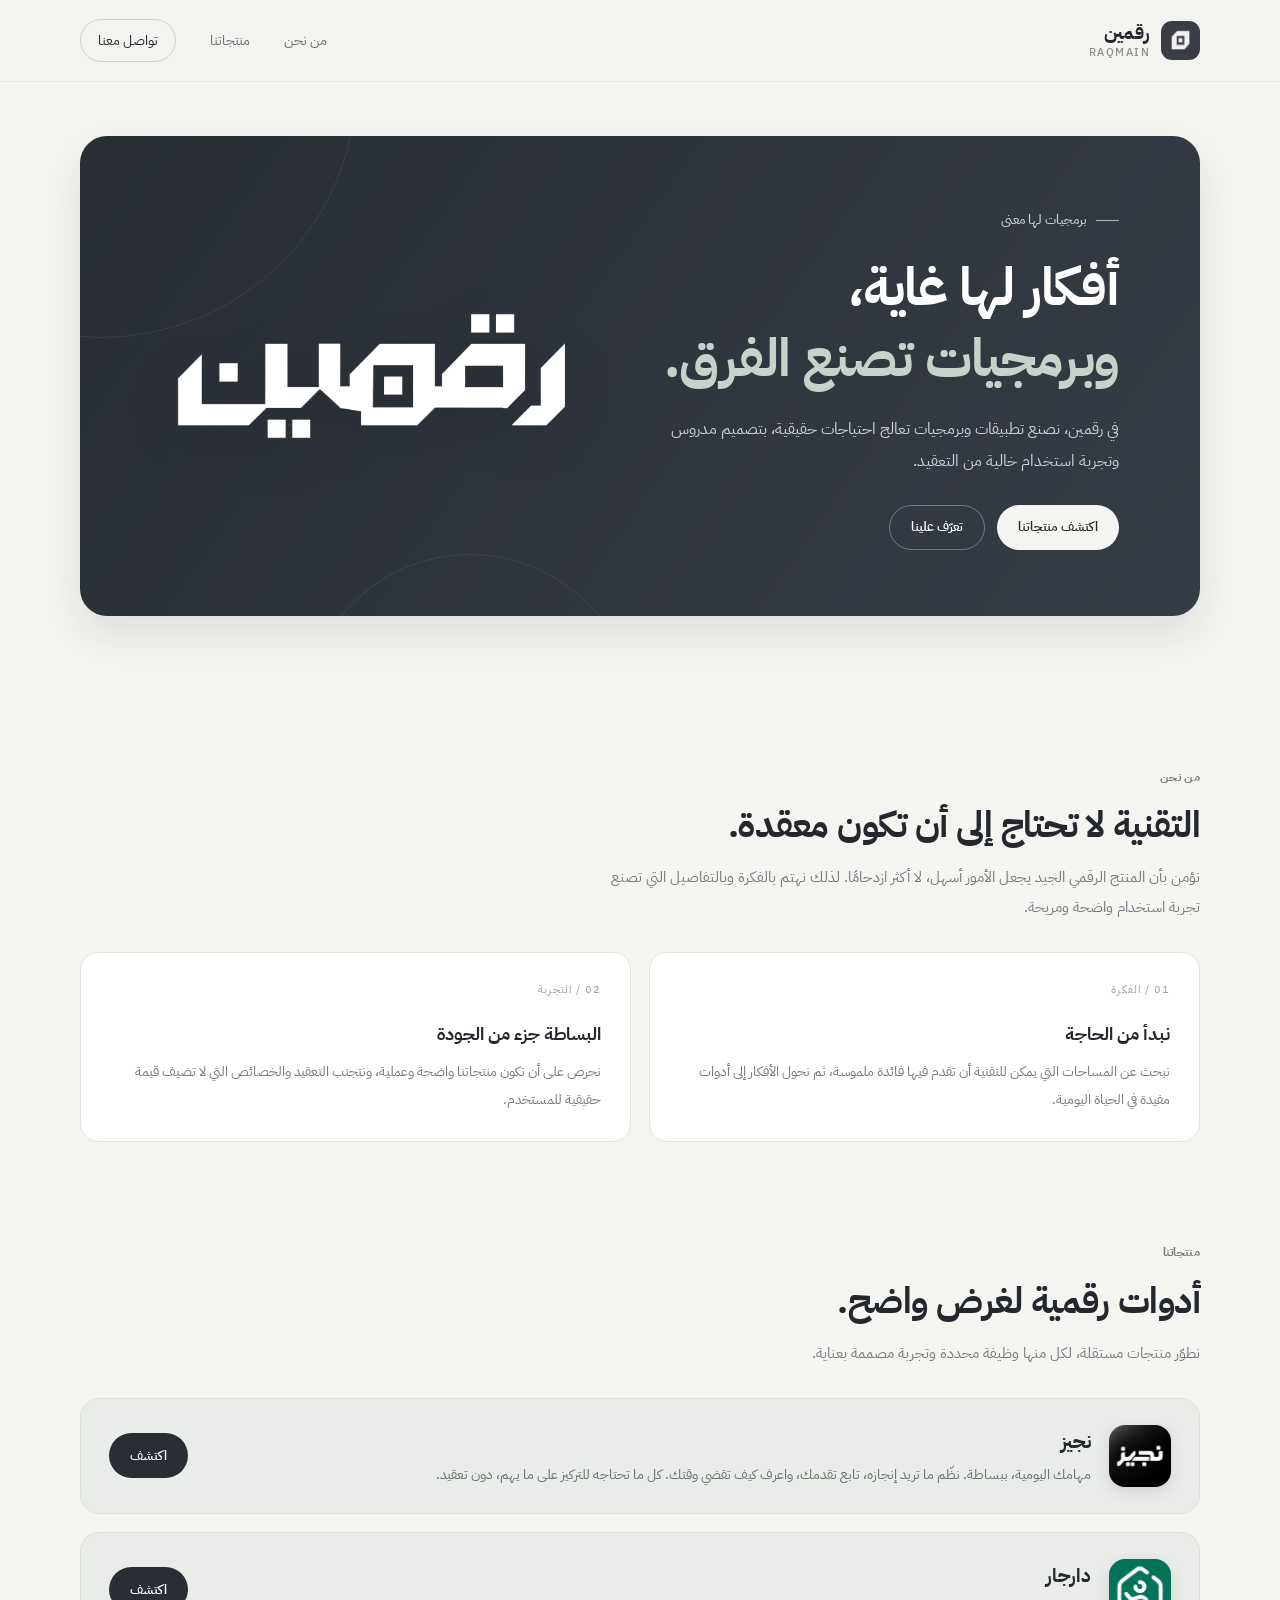
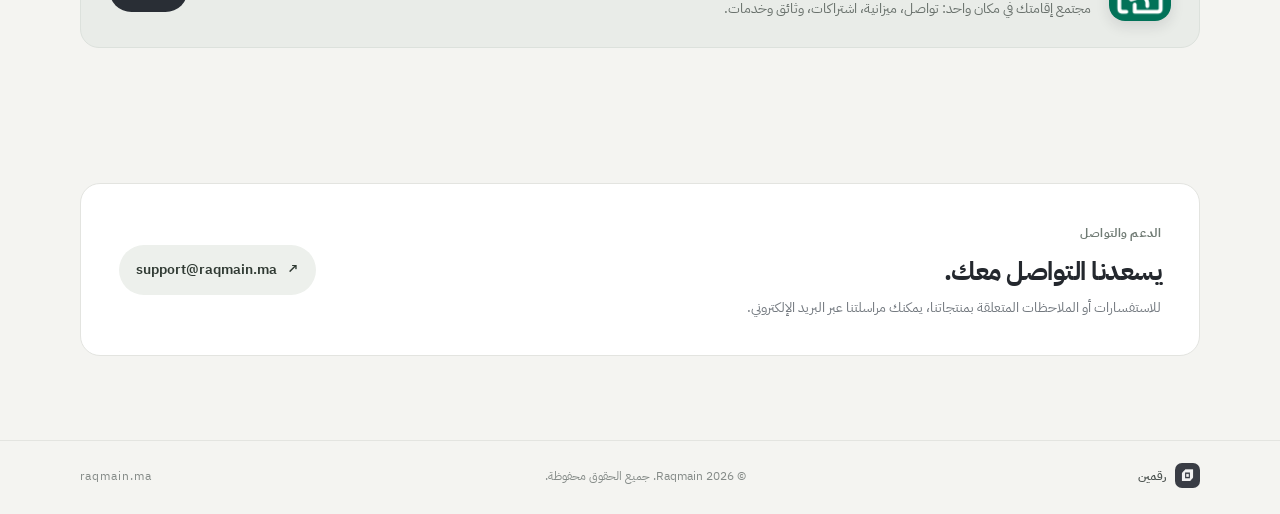
<file: index.html>
<!doctype html>
<html lang="ar" dir="rtl">
<head>
  <meta charset="utf-8">
  <meta name="viewport" content="width=device-width, initial-scale=1">
  <meta name="theme-color" content="#f4f4f1">
  <meta name="description" content="رقمين شركة تطوّر منتجات رقمية عملية، واضحة، وسهلة الاستخدام.">
  <title>رقمين | Raqmain</title>
  <link rel="icon" type="image/png" href="assets/raqmain-icon.png">
  <link rel="preconnect" href="https://fonts.googleapis.com">
  <link rel="preconnect" href="https://fonts.gstatic.com" crossorigin>
  <link href="https://fonts.googleapis.com/css2?family=IBM+Plex+Sans+Arabic:wght@400;500;600;700&display=swap" rel="stylesheet">
  <style>
    :root {
      color-scheme: light;
      --bg: #f4f4f1;
      --surface: #ffffff;
      --ink: #24282e;
      --muted: #747a80;
      --line: #e3e4e0;
      --dark: #292e35;
      --dark-soft: #363c45;
      --accent: #c5d0c8;
      --max: 1120px;
    }
    * { box-sizing: border-box; }
    html { scroll-behavior: smooth; scroll-padding-top: 96px; }
    body {
      margin: 0;
      background: var(--bg);
      color: var(--ink);
      font-family: "IBM Plex Sans Arabic", system-ui, sans-serif;
      line-height: 1.85;
      -webkit-font-smoothing: antialiased;
    }
    a { color: inherit; text-decoration: none; }
    .container { width: min(var(--max), calc(100% - 56px)); margin-inline: auto; }

    .site-header {
      height: 82px;
      display: flex;
      align-items: center;
      background: rgba(244,244,241,.94);
      border-bottom: 1px solid rgba(36,40,46,.06);
    }
    .header-inner { display: flex; align-items: center; justify-content: space-between; gap: 28px; }
    .brand { display: inline-flex; align-items: center; gap: 11px; font-size: 19px; font-weight: 700; }
    .brand img { width: 39px; height: 39px; display: block; border-radius: 11px; }
    .brand-latin { direction: ltr; color: #8a8e90; font-size: 11px; font-weight: 500; letter-spacing: 1.5px; margin-top: 1px; }
    .brand-copy { display: grid; line-height: 1.25; }
    .nav { display: flex; align-items: center; gap: 34px; color: #666d73; font-size: 14px; }
    .nav a { transition: color .2s ease; }
    .nav a:hover { color: var(--ink); }
    .nav .nav-contact { color: var(--ink); border: 1px solid #cfd2ce; border-radius: 999px; padding: 8px 17px; }

    .hero { padding: 54px 0 76px; }
    .hero-panel {
      position: relative;
      overflow: hidden;
      isolation: isolate;
      min-height: 470px;
      border-radius: 27px;
      padding: 66px 7.2%;
      display: grid;
      grid-template-columns: minmax(0, 1fr) minmax(280px, .88fr);
      align-items: center;
      gap: 54px;
      color: #fff;
      background: linear-gradient(125deg, var(--dark), var(--dark-soft));
      box-shadow: 0 18px 45px rgba(32,37,43,.10);
    }
    .hero-panel::before, .hero-panel::after {
      content: ""; position: absolute; z-index: -1; border: 1px solid rgba(255,255,255,.075); border-radius: 50%; pointer-events: none;
    }
    .hero-panel::before { width: 510px; height: 510px; left: -235px; top: -310px; }
    .hero-panel::after { width: 330px; height: 330px; left: 20%; bottom: -270px; }
    .hero-content { max-width: 530px; }
    .eyebrow { display: inline-flex; align-items: center; gap: 10px; color: #c6d0c9; font-size: 13px; font-weight: 500; margin-bottom: 19px; }
    .eyebrow::before { content: ""; width: 23px; height: 1px; background: #aebdb3; }
    h1 { margin: 0 0 18px; font-size: clamp(35px, 4.2vw, 53px); line-height: 1.35; letter-spacing: -.9px; font-weight: 700; }
    h1 span { color: #c7d2ca; }
    .hero-text { max-width: 480px; margin: 0; color: #d0d3d6; font-size: 16px; line-height: 2; }
    .hero-actions { display: flex; align-items: center; flex-wrap: wrap; gap: 12px; margin-top: 28px; }
    .button { min-height: 45px; display: inline-flex; justify-content: center; align-items: center; padding: 9px 21px; border-radius: 999px; font-size: 13px; font-weight: 600; transition: transform .2s, background .2s; }
    .button:hover { transform: translateY(-2px); }
    .button-primary { color: #252a30; background: #f4f5f1; }
    .button-primary:hover { background: #fff; }
    .button-secondary { color: #fff; border: 1px solid rgba(255,255,255,.32); }
    .button-secondary:hover { background: rgba(255,255,255,.07); }
    .hero-logo { display: flex; justify-content: center; align-items: center; min-width: 0; }
    .hero-logo img { display: block; width: min(100%, 390px); height: auto; filter: drop-shadow(0 13px 25px rgba(0,0,0,.12)); }

    .section { padding: 70px 0; }
    .section-heading { max-width: 660px; margin-bottom: 30px; }
    .section-label { display: inline-block; color: #707b74; font-size: 12px; font-weight: 700; letter-spacing: .3px; }
    h2 { margin: 7px 0 10px; font-size: clamp(27px, 3vw, 36px); line-height: 1.5; letter-spacing: -.5px; }
    .section-intro { margin: 0; max-width: 620px; color: var(--muted); font-size: 15px; line-height: 2; }
    .about-grid { display: grid; grid-template-columns: repeat(2, minmax(0,1fr)); grid-auto-rows: minmax(min-content, auto); gap: 18px; }
    .about-card { display: flex; flex-direction: column; min-width: 0; height: auto; min-height: 190px; padding: 27px 29px; background: var(--surface); border: 1px solid var(--line); border-radius: 18px; overflow-wrap: anywhere; }
    .about-card > * { flex: 0 0 auto; }
    .card-index { display: block; margin-bottom: 16px; color: #9aa19b; font-size: 11px; letter-spacing: 1px; }
    .about-card h3 { margin: 0 0 8px; font-size: 18px; }
    .about-card p { margin: 0; color: var(--muted); font-size: 14px; line-height: 2; }

    .products-section { padding-top: 25px; }
    .products-list { display: grid; gap: 18px; }
    .product-card {
      display: flex; align-items: center; justify-content: space-between; gap: 24px;
      padding: 25px 28px; background: #e9ece8; border: 1px solid #dce1dc; border-radius: 19px;
    }
    .product-main { display: flex; align-items: center; gap: 18px; min-width: 0; }
    .product-icon { width: 62px; height: 62px; flex: 0 0 62px; display: block; object-fit: contain; border-radius: 16px; box-shadow: 0 5px 14px rgba(30,35,40,.12); }
    .product-main h3 { margin: 0 0 3px; font-size: 19px; }
    .product-main p { margin: 0; color: #69716c; font-size: 14px; }
    .product-actions { display: flex; flex: 0 0 auto; flex-direction: column; align-items: center; gap: 12px; }
    .product-discover { background: var(--dark); color: #fff; }
    .product-discover:hover { background: var(--dark-soft); }
    a:focus-visible { outline: 3px solid #497362; outline-offset: 5px; }

    .contact-section { padding: 65px 0 84px; }
    .contact-panel { display: flex; align-items: center; justify-content: space-between; gap: 28px; padding: 34px 38px; background: var(--surface); border: 1px solid var(--line); border-radius: 20px; }
    .contact-panel h2 { margin: 5px 0 4px; font-size: 26px; }
    .contact-panel p { margin: 0; color: var(--muted); font-size: 14px; }
    .email-link { direction: ltr; display: inline-flex; align-items: center; gap: 10px; padding: 12px 17px; border-radius: 999px; background: #edf0ec; color: #303a33; font-size: 14px; font-weight: 600; white-space: nowrap; transition: background .2s; }
    .email-link:hover { background: #e1e7e1; }

    .site-footer { border-top: 1px solid var(--line); padding: 22px 0 26px; color: #858b88; font-size: 12px; }
    .footer-inner { display: flex; align-items: center; justify-content: space-between; gap: 18px; }
    .footer-brand { display: inline-flex; align-items: center; gap: 9px; color: #4c5350; font-weight: 600; }
    .footer-brand img { width: 25px; height: 25px; border-radius: 7px; }
    .footer-domain { direction: ltr; letter-spacing: 1px; }

    @media (max-width: 800px) {
      .container { width: min(100% - 40px, var(--max)); }
      .hero-panel { grid-template-columns: 1fr; gap: 28px; padding: 42px 34px 45px; text-align: center; }
      .hero-logo { grid-row: 1; }
      .hero-logo img { width: min(78%, 330px); }
      .hero-content { margin-inline: auto; }
      .eyebrow { justify-content: center; }
      .hero-text { margin-inline: auto; }
      .hero-actions { justify-content: center; }
    }
    @media (max-width: 560px) {
      .container { width: calc(100% - 32px); }
      .site-header { height: 70px; }
      .brand { font-size: 17px; }
      .brand img { width: 35px; height: 35px; }
      .nav { gap: 0; }
      .nav a:not(.nav-contact) { display: none; }
      .nav .nav-contact { padding: 7px 13px; font-size: 12px; }
      .hero { padding: 25px 0 43px; }
      .hero-panel { min-height: 0; padding: 35px 22px 38px; border-radius: 20px; gap: 22px; }
      .hero-logo img { width: min(86%, 285px); }
      h1 { font-size: 34px; line-height: 1.4; }
      .hero-text { font-size: 14px; }
      .button { min-height: 43px; padding-inline: 17px; font-size: 12px; }
      .section { padding: 48px 0; }
      .section-heading { margin-bottom: 23px; }
      h2 { font-size: 26px; }
      .section-intro { font-size: 14px; }
      .about-grid { grid-template-columns: 1fr; gap: 12px; }
      .about-card { min-height: 0; padding: 23px; }
      .card-index { margin-bottom: 10px; }
      .products-section { padding-top: 8px; }
      .product-card { align-items: flex-start; flex-direction: column; padding: 21px; gap: 15px; }
      .product-main { gap: 13px; }
      .product-icon { width: 54px; height: 54px; flex-basis: 54px; border-radius: 14px; font-size: 24px; }
      .product-main p { font-size: 12px; }
      .product-actions { flex-direction: row; flex-wrap: wrap; justify-content: flex-start; }
      .contact-section { padding: 45px 0 55px; }
      .contact-panel { align-items: flex-start; flex-direction: column; padding: 25px 22px; gap: 19px; }
      .contact-panel h2 { font-size: 23px; }
      .email-link { font-size: 12px; padding: 11px 14px; }
      .footer-inner { flex-wrap: wrap; }
      .footer-inner > span:nth-child(2) { order: 3; width: 100%; }
    }
    @media (prefers-reduced-motion: reduce) { html { scroll-behavior: auto; } *, *::before, *::after { transition: none !important; } }
  </style>
  <link rel="stylesheet" href="assets/site-shell.css">
</head>
<body>
  <header class="site-header">
    <div class="container header-inner">
      <a class="brand" href="#home" aria-label="رقمين، الصفحة الرئيسية">
        <img src="assets/raqmain-icon.png" alt="">
        <span class="brand-copy"><span>رقمين</span><span class="brand-latin">RAQMAIN</span></span>
      </a>
      <nav class="nav" aria-label="التنقل الرئيسي">
        <a href="#about">من نحن</a>
        <a href="#products">منتجاتنا</a>
        <a class="nav-contact" href="#contact">تواصل معنا</a>
      </nav>
    </div>
  </header>

  <main id="home">
    <section class="hero">
      <div class="container">
        <div class="hero-panel">
          <div class="hero-content">
            <div class="eyebrow">برمجيات لها معنى</div>
            <h1>أفكار لها غاية،<br><span>وبرمجيات تصنع الفرق.</span></h1>
            <p class="hero-text">في رقمين، نصنع تطبيقات وبرمجيات تعالج احتياجات حقيقية، بتصميم مدروس وتجربة استخدام خالية من التعقيد.</p>
            <div class="hero-actions">
              <a class="button button-primary" href="#products">اكتشف منتجاتنا</a>
              <a class="button button-secondary" href="#about">تعرّف علينا</a>
            </div>
          </div>
          <div class="hero-logo"><img src="assets/raqmain-wordmark-white.png" alt="رقمين، Raqmain"></div>
        </div>
      </div>
    </section>

    <section class="section" id="about">
      <div class="container">
        <div class="section-heading">
          <span class="section-label">من نحن</span>
          <h2>التقنية لا تحتاج إلى أن تكون معقدة.</h2>
          <p class="section-intro">نؤمن بأن المنتج الرقمي الجيد يجعل الأمور أسهل، لا أكثر ازدحامًا. لذلك نهتم بالفكرة وبالتفاصيل التي تصنع تجربة استخدام واضحة ومريحة.</p>
        </div>
        <div class="about-grid">
          <article class="about-card">
            <span class="card-index">01 / الفكرة</span>
            <h3>نبدأ من الحاجة</h3>
            <p>نبحث عن المساحات التي يمكن للتقنية أن تقدم فيها فائدة ملموسة، ثم نحول الأفكار إلى أدوات مفيدة في الحياة اليومية.</p>
          </article>
          <article class="about-card">
            <span class="card-index">02 / التجربة</span>
            <h3>البساطة جزء من الجودة</h3>
            <p>نحرص على أن تكون منتجاتنا واضحة وعملية، ونتجنب التعقيد والخصائص التي لا تضيف قيمة حقيقية للمستخدم.</p>
          </article>
        </div>
      </div>
    </section>

    <section class="section products-section" id="products">
      <div class="container">
        <div class="section-heading">
          <span class="section-label">منتجاتنا</span>
          <h2>أدوات رقمية لغرض واضح.</h2>
          <p class="section-intro">نطوّر منتجات مستقلة، لكل منها وظيفة محددة وتجربة مصممة بعناية.</p>
        </div>
        <div class="products-list">
          <article class="product-card">
            <div class="product-main">
              <img class="product-icon" src="assets/najeez-icon.png" alt="" width="62" height="62" loading="lazy">
              <div><h3>نجيز</h3><p>مهامك اليومية، ببساطة. نظّم ما تريد إنجازه، تابع تقدمك، واعرف كيف تقضي وقتك. كل ما تحتاجه للتركيز على ما يهم، دون تعقيد.</p></div>
            </div>
            <div class="product-actions">
              <a class="button product-discover" href="najeez/index.html" aria-label="اكتشف نجيز">اكتشف</a>
            </div>
          </article>
          <article class="product-card">
            <div class="product-main">
              <img class="product-icon" src="assets/darjar-icon.png" alt="" width="62" height="62" loading="lazy">
              <div><h3>دارجار</h3><p>مجتمع إقامتك في مكان واحد: تواصل، ميزانية، اشتراكات، وثائق وخدمات.</p></div>
            </div>
            <div class="product-actions">
              <a class="button product-discover" href="darjar/index.html" aria-label="اكتشف دارجار">اكتشف</a>
            </div>
          </article>
        </div>
      </div>
    </section>

    <section class="contact-section" id="contact">
      <div class="container">
        <div class="contact-panel">
          <div>
            <span class="section-label">الدعم والتواصل</span>
            <h2>يسعدنا التواصل معك.</h2>
            <p>للاستفسارات أو الملاحظات المتعلقة بمنتجاتنا، يمكنك مراسلتنا عبر البريد الإلكتروني.</p>
          </div>
          <a class="email-link" href="mailto:support@raqmain.ma">support@raqmain.ma <span aria-hidden="true">↗</span></a>
        </div>
      </div>
    </section>
  </main>

  <footer class="site-footer">
    <div class="container footer-inner">
      <div class="footer-brand"><img src="assets/raqmain-icon.png" alt="">رقمين</div>
      <span>© <span id="year">2026</span> Raqmain. جميع الحقوق محفوظة.</span>
      <span class="footer-domain">raqmain.ma</span>
    </div>
  </footer>
  <script>document.getElementById('year').textContent = new Date().getFullYear();</script>
</body>
</html>
</file>
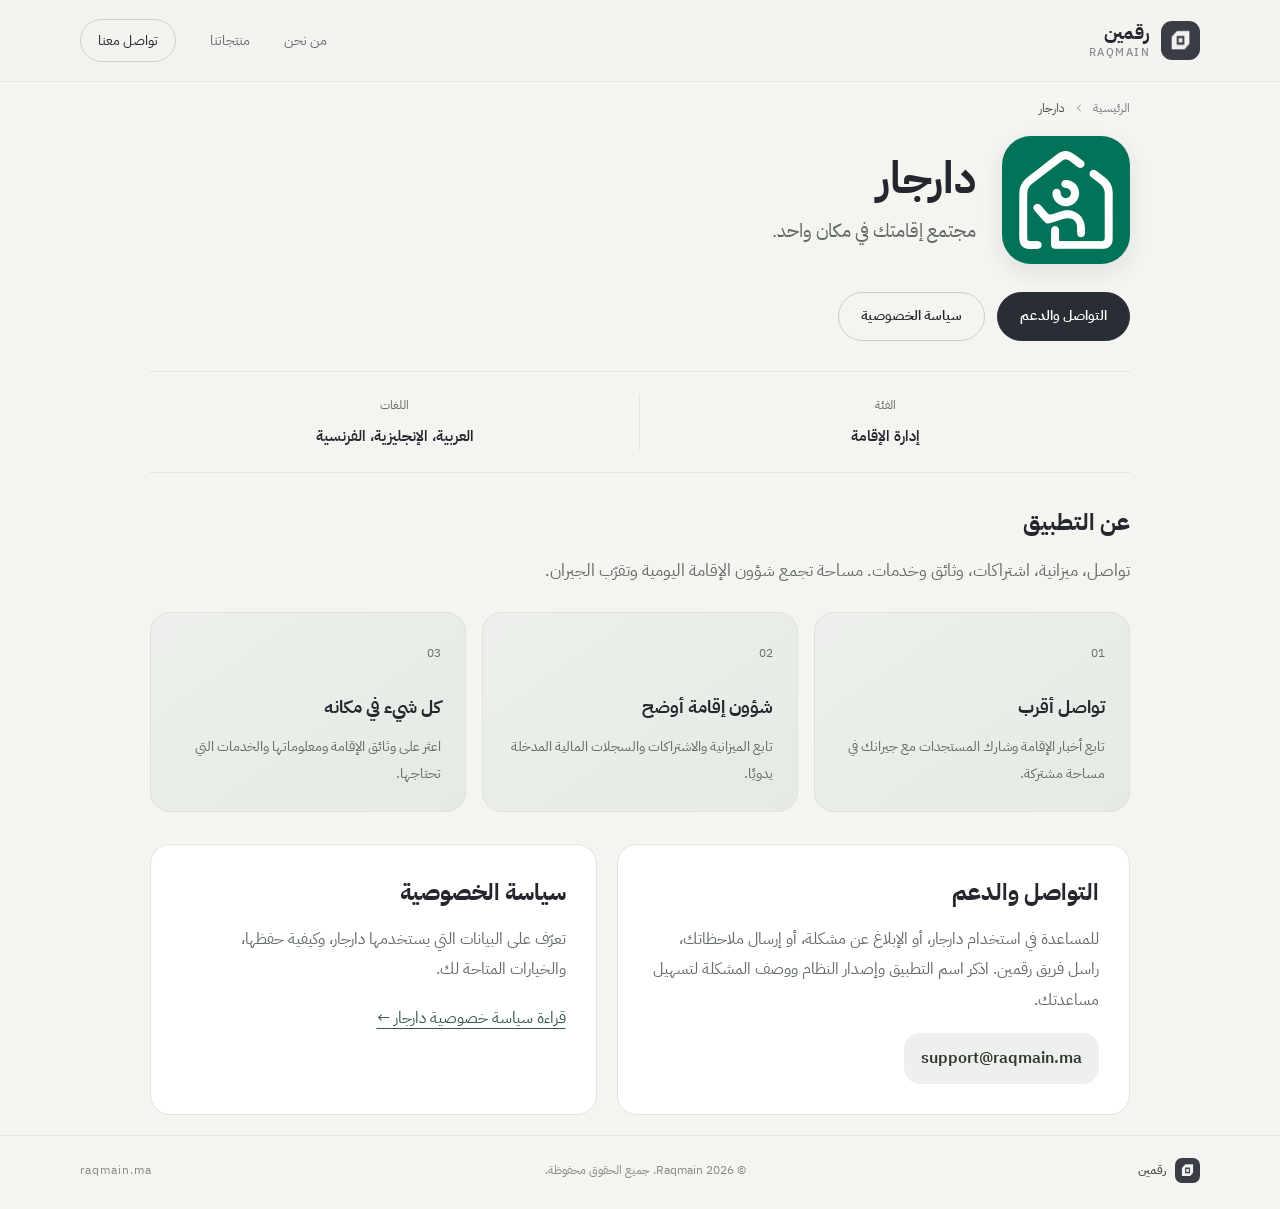
<file: darjar/index.html>
<!doctype html>
<html lang="ar" dir="rtl">
<head>
  <meta charset="utf-8">
  <meta name="viewport" content="width=device-width, initial-scale=1">
  <meta name="theme-color" content="#f4f4f1">
  <meta name="description" content="مجتمع إقامتك في مكان واحد: تواصل، ميزانية، اشتراكات، وثائق وخدمات.">
  <title>دارجار | رقمين</title>
  <link rel="icon" type="image/png" href="../assets/darjar-icon.png">
  <link rel="preconnect" href="https://fonts.googleapis.com">
  <link rel="preconnect" href="https://fonts.gstatic.com" crossorigin>
  <link href="https://fonts.googleapis.com/css2?family=IBM+Plex+Sans+Arabic:wght@400;500;600;700&display=swap" rel="stylesheet">
  <link rel="stylesheet" href="../assets/product-pages.css?v=20261103-2">
  <link rel="stylesheet" href="../assets/site-shell.css">
  <style>
    .breadcrumbs { display: flex; flex-wrap: wrap; align-items: center; gap: 8px; margin: 0; padding: 16px 0 0; color: #747a80; font-size: 12px; line-height: 1.7; }
    .breadcrumbs a { color: inherit; text-decoration: none; }
    .breadcrumbs a:hover { color: #24282e; text-decoration: underline; text-underline-offset: 4px; }
    .breadcrumbs [aria-current="page"] { color: #424b46; }
    .breadcrumbs svg { flex: 0 0 12px; color: #9ba29d; }
  </style>
</head>
<body>
  <header class="site-header">
    <div class="container header-inner">
      <a class="brand" href="../index.html#home" aria-label="رقمين، الصفحة الرئيسية">
        <img src="../assets/raqmain-icon.png" alt="">
        <span class="brand-copy"><span>رقمين</span><span class="brand-latin">RAQMAIN</span></span>
      </a>
      <nav class="nav" aria-label="التنقل الرئيسي">
        <a href="../index.html#about">من نحن</a>
        <a href="../index.html#products">منتجاتنا</a>
        <a class="nav-contact" href="../index.html#contact">تواصل معنا</a>
      </nav>
    </div>
  </header>
  <main class="container">
    <nav class="breadcrumbs" aria-label="مسار التنقل"><a href="../index.html">الرئيسية</a><svg width="12" height="12" viewBox="0 0 16 16" fill="none" stroke="currentColor" stroke-width="1.4" stroke-linecap="round" stroke-linejoin="round" aria-hidden="true"><path d="m10 4-4 4 4 4"/></svg><span aria-current="page">دارجار</span></nav>
    <section class="app-intro" aria-labelledby="app-title">
      <div class="app-heading">
        <img class="app-icon" src="../assets/darjar-icon.png" alt="" width="128" height="128">
        <div class="app-identity"><h1 id="app-title">دارجار</h1><p class="app-subtitle">مجتمع إقامتك في مكان واحد.</p></div>
      </div>
      <div class="actions"><a class="button" href="#support">التواصل والدعم</a><a class="button secondary" href="privacy.html">سياسة الخصوصية</a></div>
      <dl class="app-facts"><div><dt>الفئة</dt><dd>إدارة الإقامة</dd></div><div><dt>اللغات</dt><dd>العربية، الإنجليزية، الفرنسية</dd></div></dl>
    </section>
    <section class="overview" aria-labelledby="overview-title"><h2 id="overview-title">عن التطبيق</h2><p class="intro-text">تواصل، ميزانية، اشتراكات، وثائق وخدمات. مساحة تجمع شؤون الإقامة اليومية وتقرّب الجيران.</p><div class="feature-grid"><article class="feature-card"><span class="feature-number" aria-hidden="true">01</span><h3>تواصل أقرب</h3><p>تابع أخبار الإقامة وشارك المستجدات مع جيرانك في مساحة مشتركة.</p></article><article class="feature-card"><span class="feature-number" aria-hidden="true">02</span><h3>شؤون إقامة أوضح</h3><p>تابع الميزانية والاشتراكات والسجلات المالية المدخلة يدويًا.</p></article><article class="feature-card"><span class="feature-number" aria-hidden="true">03</span><h3>كل شيء في مكانه</h3><p>اعثر على وثائق الإقامة ومعلوماتها والخدمات التي تحتاجها.</p></article></div></section>
    <div class="support-grid">
    <section class="panel" id="support" aria-labelledby="support-title">
      <h2 id="support-title">التواصل والدعم</h2>
      <p>للمساعدة في استخدام دارجار، أو الإبلاغ عن مشكلة، أو إرسال ملاحظاتك، راسل فريق رقمين. اذكر اسم التطبيق وإصدار النظام ووصف المشكلة لتسهيل مساعدتك.</p>
      <a class="email-link" href="mailto:support@raqmain.ma?subject=darjar%20support"><bdi>support@raqmain.ma</bdi></a>
    </section>
    <section class="panel" aria-labelledby="privacy-title">
      <h2 id="privacy-title">سياسة الخصوصية</h2>
      <p>تعرّف على البيانات التي يستخدمها دارجار، وكيفية حفظها، والخيارات المتاحة لك.</p>
      <a class="text-link" href="privacy.html">قراءة سياسة خصوصية دارجار <span aria-hidden="true">←</span></a>
    </section>
    </div>
</main>
  <footer class="site-footer">
    <div class="container footer-inner">
      <div class="footer-brand"><img src="../assets/raqmain-icon.png" alt="">رقمين</div>
      <span>© <span id="year">2026</span> Raqmain. جميع الحقوق محفوظة.</span>
      <span class="footer-domain">raqmain.ma</span>
    </div>
  </footer>
  <script>document.getElementById('year').textContent = new Date().getFullYear();</script>
</body>
</html>
</file>
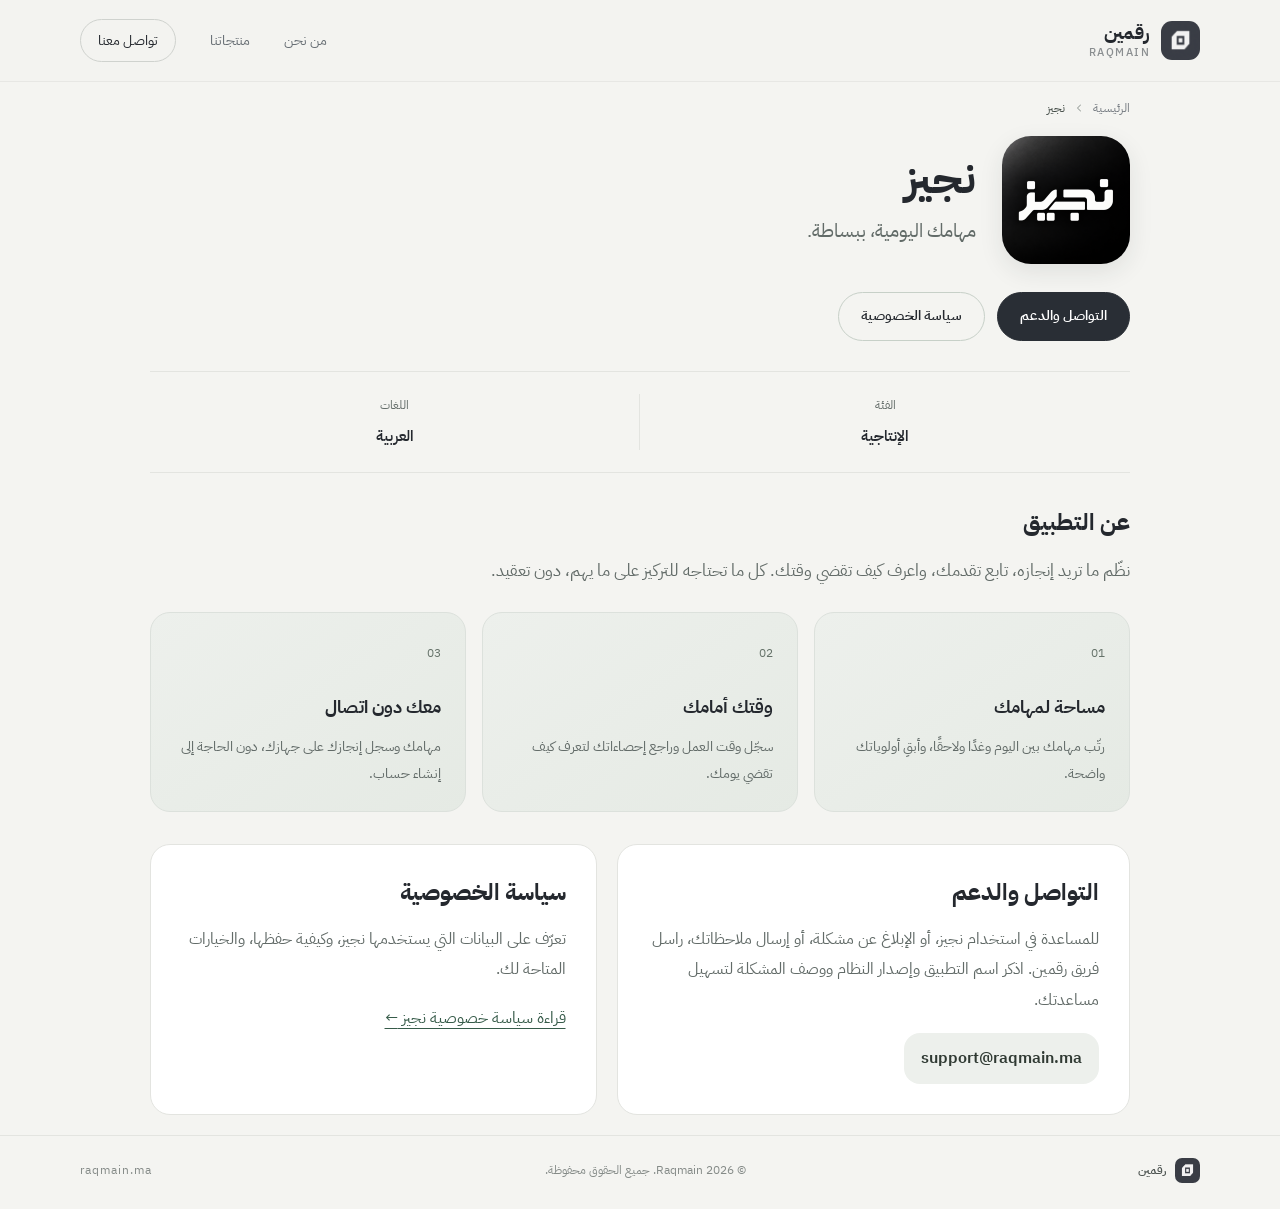
<file: najeez/index.html>
<!doctype html>
<html lang="ar" dir="rtl">
<head>
  <meta charset="utf-8">
  <meta name="viewport" content="width=device-width, initial-scale=1">
  <meta name="theme-color" content="#f4f4f1">
  <meta name="description" content="مهامك اليومية، ببساطة. نظّم ما تريد إنجازه، تابع تقدمك، واعرف كيف تقضي وقتك. كل ما تحتاجه للتركيز على ما يهم، دون تعقيد.">
  <title>نجيز | رقمين</title>
  <link rel="icon" type="image/png" href="../assets/najeez-icon.png">
  <link rel="preconnect" href="https://fonts.googleapis.com">
  <link rel="preconnect" href="https://fonts.gstatic.com" crossorigin>
  <link href="https://fonts.googleapis.com/css2?family=IBM+Plex+Sans+Arabic:wght@400;500;600;700&display=swap" rel="stylesheet">
  <link rel="stylesheet" href="../assets/product-pages.css?v=20261103-2">
  <link rel="stylesheet" href="../assets/site-shell.css">
  <style>
    .breadcrumbs { display: flex; flex-wrap: wrap; align-items: center; gap: 8px; margin: 0; padding: 16px 0 0; color: #747a80; font-size: 12px; line-height: 1.7; }
    .breadcrumbs a { color: inherit; text-decoration: none; }
    .breadcrumbs a:hover { color: #24282e; text-decoration: underline; text-underline-offset: 4px; }
    .breadcrumbs [aria-current="page"] { color: #424b46; }
    .breadcrumbs svg { flex: 0 0 12px; color: #9ba29d; }
  </style>
</head>
<body>
  <header class="site-header">
    <div class="container header-inner">
      <a class="brand" href="../index.html#home" aria-label="رقمين، الصفحة الرئيسية">
        <img src="../assets/raqmain-icon.png" alt="">
        <span class="brand-copy"><span>رقمين</span><span class="brand-latin">RAQMAIN</span></span>
      </a>
      <nav class="nav" aria-label="التنقل الرئيسي">
        <a href="../index.html#about">من نحن</a>
        <a href="../index.html#products">منتجاتنا</a>
        <a class="nav-contact" href="../index.html#contact">تواصل معنا</a>
      </nav>
    </div>
  </header>
  <main class="container">
    <nav class="breadcrumbs" aria-label="مسار التنقل"><a href="../index.html">الرئيسية</a><svg width="12" height="12" viewBox="0 0 16 16" fill="none" stroke="currentColor" stroke-width="1.4" stroke-linecap="round" stroke-linejoin="round" aria-hidden="true"><path d="m10 4-4 4 4 4"/></svg><span aria-current="page">نجيز</span></nav>
    <section class="app-intro" aria-labelledby="app-title">
      <div class="app-heading">
        <img class="app-icon" src="../assets/najeez-icon.png" alt="" width="128" height="128">
        <div class="app-identity"><h1 id="app-title">نجيز</h1><p class="app-subtitle">مهامك اليومية، ببساطة.</p></div>
      </div>
      <div class="actions"><a class="button" href="#support">التواصل والدعم</a><a class="button secondary" href="privacy.html">سياسة الخصوصية</a></div>
      <dl class="app-facts"><div><dt>الفئة</dt><dd>الإنتاجية</dd></div><div><dt>اللغات</dt><dd>العربية</dd></div></dl>
    </section>
    <section class="overview" aria-labelledby="overview-title"><h2 id="overview-title">عن التطبيق</h2><p class="intro-text">نظّم ما تريد إنجازه، تابع تقدمك، واعرف كيف تقضي وقتك. كل ما تحتاجه للتركيز على ما يهم، دون تعقيد.</p><div class="feature-grid"><article class="feature-card"><span class="feature-number" aria-hidden="true">01</span><h3>مساحة لمهامك</h3><p>رتّب مهامك بين اليوم وغدًا ولاحقًا، وأبقِ أولوياتك واضحة.</p></article><article class="feature-card"><span class="feature-number" aria-hidden="true">02</span><h3>وقتك أمامك</h3><p>سجّل وقت العمل وراجع إحصاءاتك لتعرف كيف تقضي يومك.</p></article><article class="feature-card"><span class="feature-number" aria-hidden="true">03</span><h3>معك دون اتصال</h3><p>مهامك وسجل إنجازك على جهازك، دون الحاجة إلى إنشاء حساب.</p></article></div></section>
    <div class="support-grid">
    <section class="panel" id="support" aria-labelledby="support-title">
      <h2 id="support-title">التواصل والدعم</h2>
      <p>للمساعدة في استخدام نجيز، أو الإبلاغ عن مشكلة، أو إرسال ملاحظاتك، راسل فريق رقمين. اذكر اسم التطبيق وإصدار النظام ووصف المشكلة لتسهيل مساعدتك.</p>
      <a class="email-link" href="mailto:support@raqmain.ma?subject=najeez%20support"><bdi>support@raqmain.ma</bdi></a>
    </section>
    <section class="panel" aria-labelledby="privacy-title">
      <h2 id="privacy-title">سياسة الخصوصية</h2>
      <p>تعرّف على البيانات التي يستخدمها نجيز، وكيفية حفظها، والخيارات المتاحة لك.</p>
      <a class="text-link" href="privacy.html">قراءة سياسة خصوصية نجيز <span aria-hidden="true">←</span></a>
    </section>
    </div>
</main>
  <footer class="site-footer">
    <div class="container footer-inner">
      <div class="footer-brand"><img src="../assets/raqmain-icon.png" alt="">رقمين</div>
      <span>© <span id="year">2026</span> Raqmain. جميع الحقوق محفوظة.</span>
      <span class="footer-domain">raqmain.ma</span>
    </div>
  </footer>
  <script>document.getElementById('year').textContent = new Date().getFullYear();</script>
</body>
</html>
</file>
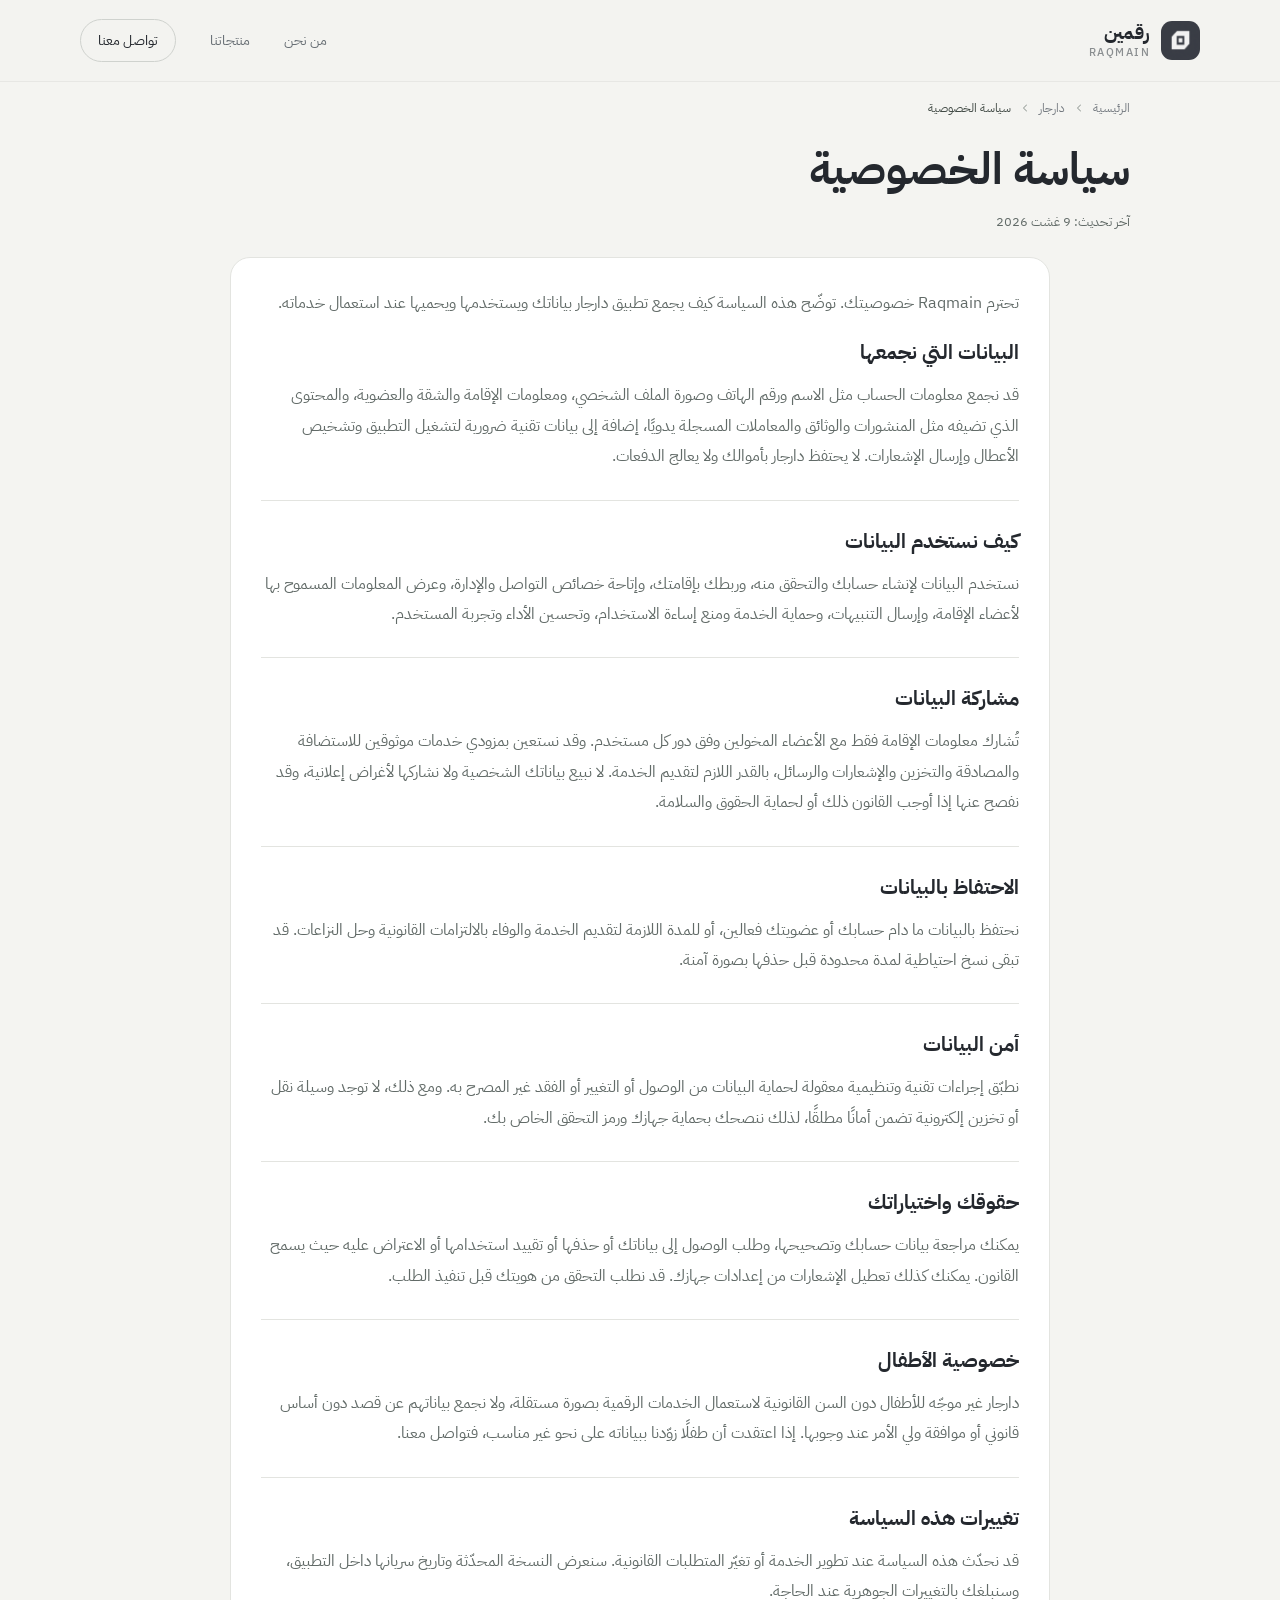
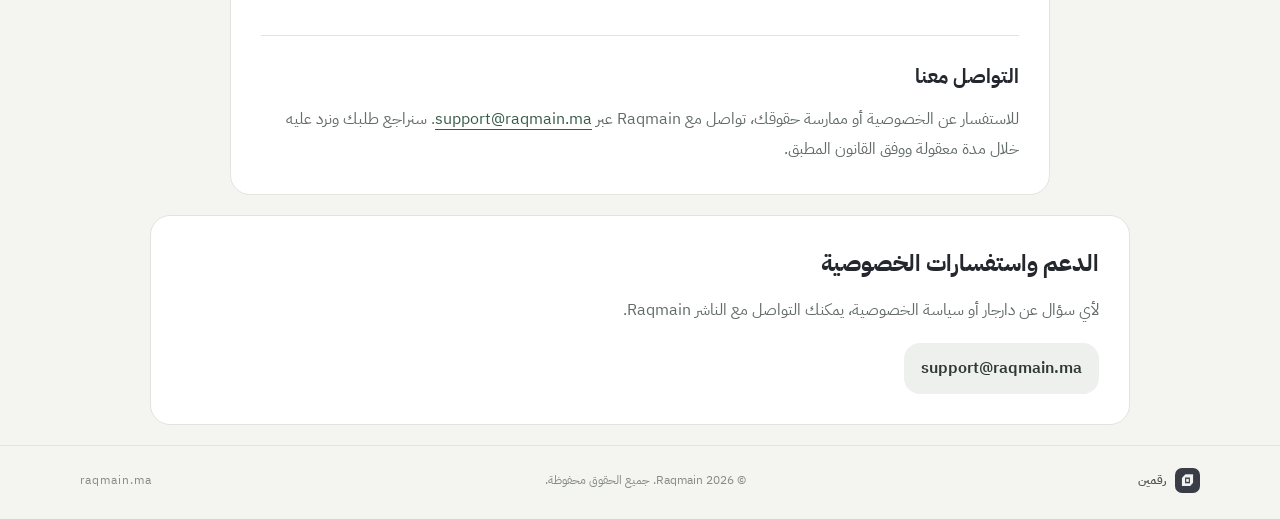
<file: darjar/privacy.html>
<!doctype html>
<html lang="ar" dir="rtl">
<head>
  <meta charset="utf-8">
  <meta name="viewport" content="width=device-width, initial-scale=1">
  <meta name="theme-color" content="#f4f4f1">
  <meta name="description" content="سياسة خصوصية تطبيق دارجار من رقمين، ومعلومات استخدام البيانات والتواصل.">
  <title>سياسة الخصوصية | رقمين</title>
  <link rel="icon" type="image/png" href="../assets/darjar-icon.png">
  <link rel="preconnect" href="https://fonts.googleapis.com">
  <link rel="preconnect" href="https://fonts.gstatic.com" crossorigin>
  <link href="https://fonts.googleapis.com/css2?family=IBM+Plex+Sans+Arabic:wght@400;500;600;700&display=swap" rel="stylesheet">
  <link rel="stylesheet" href="../assets/product-pages.css?v=20261103-2">
  <link rel="stylesheet" href="../assets/site-shell.css">
  <style>
    .breadcrumbs { display: flex; flex-wrap: wrap; align-items: center; gap: 8px; margin: 0; padding: 16px 0 0; color: #747a80; font-size: 12px; line-height: 1.7; }
    .breadcrumbs a { color: inherit; text-decoration: none; }
    .breadcrumbs a:hover { color: #24282e; text-decoration: underline; text-underline-offset: 4px; }
    .breadcrumbs [aria-current="page"] { color: #424b46; }
    .breadcrumbs svg { flex: 0 0 12px; color: #9ba29d; }
  </style>
</head>
<body>
  <header class="site-header">
    <div class="container header-inner">
      <a class="brand" href="../index.html#home" aria-label="رقمين، الصفحة الرئيسية">
        <img src="../assets/raqmain-icon.png" alt="">
        <span class="brand-copy"><span>رقمين</span><span class="brand-latin">RAQMAIN</span></span>
      </a>
      <nav class="nav" aria-label="التنقل الرئيسي">
        <a href="../index.html#about">من نحن</a>
        <a href="../index.html#products">منتجاتنا</a>
        <a class="nav-contact" href="../index.html#contact">تواصل معنا</a>
      </nav>
    </div>
  </header>
  <main class="container">
    <nav class="breadcrumbs" aria-label="مسار التنقل"><a href="../index.html">الرئيسية</a><svg width="12" height="12" viewBox="0 0 16 16" fill="none" stroke="currentColor" stroke-width="1.4" stroke-linecap="round" stroke-linejoin="round" aria-hidden="true"><path d="m10 4-4 4 4 4"/></svg><a href="index.html">دارجار</a><svg width="12" height="12" viewBox="0 0 16 16" fill="none" stroke="currentColor" stroke-width="1.4" stroke-linecap="round" stroke-linejoin="round" aria-hidden="true"><path d="m10 4-4 4 4 4"/></svg><span aria-current="page">سياسة الخصوصية</span></nav>
    <div class="policy-heading"><h1>سياسة الخصوصية</h1><p class="updated">آخر تحديث: 9 غشت 2026</p></div>
    <article class="panel policy"><p>تحترم Raqmain خصوصيتك. توضّح هذه السياسة كيف يجمع تطبيق دارجار بياناتك ويستخدمها ويحميها عند استعمال خدماته.</p><section><h2>البيانات التي نجمعها</h2><p>قد نجمع معلومات الحساب مثل الاسم ورقم الهاتف وصورة الملف الشخصي، ومعلومات الإقامة والشقة والعضوية، والمحتوى الذي تضيفه مثل المنشورات والوثائق والمعاملات المسجلة يدويًا، إضافة إلى بيانات تقنية ضرورية لتشغيل التطبيق وتشخيص الأعطال وإرسال الإشعارات. لا يحتفظ دارجار بأموالك ولا يعالج الدفعات.</p></section>
<section><h2>كيف نستخدم البيانات</h2><p>نستخدم البيانات لإنشاء حسابك والتحقق منه، وربطك بإقامتك، وإتاحة خصائص التواصل والإدارة، وعرض المعلومات المسموح بها لأعضاء الإقامة، وإرسال التنبيهات، وحماية الخدمة ومنع إساءة الاستخدام، وتحسين الأداء وتجربة المستخدم.</p></section>
<section><h2>مشاركة البيانات</h2><p>تُشارك معلومات الإقامة فقط مع الأعضاء المخولين وفق دور كل مستخدم. وقد نستعين بمزودي خدمات موثوقين للاستضافة والمصادقة والتخزين والإشعارات والرسائل، بالقدر اللازم لتقديم الخدمة. لا نبيع بياناتك الشخصية ولا نشاركها لأغراض إعلانية، وقد نفصح عنها إذا أوجب القانون ذلك أو لحماية الحقوق والسلامة.</p></section>
<section><h2>الاحتفاظ بالبيانات</h2><p>نحتفظ بالبيانات ما دام حسابك أو عضويتك فعالين، أو للمدة اللازمة لتقديم الخدمة والوفاء بالالتزامات القانونية وحل النزاعات. قد تبقى نسخ احتياطية لمدة محدودة قبل حذفها بصورة آمنة.</p></section>
<section><h2>أمن البيانات</h2><p>نطبّق إجراءات تقنية وتنظيمية معقولة لحماية البيانات من الوصول أو التغيير أو الفقد غير المصرح به. ومع ذلك، لا توجد وسيلة نقل أو تخزين إلكترونية تضمن أمانًا مطلقًا، لذلك ننصحك بحماية جهازك ورمز التحقق الخاص بك.</p></section>
<section><h2>حقوقك واختياراتك</h2><p>يمكنك مراجعة بيانات حسابك وتصحيحها، وطلب الوصول إلى بياناتك أو حذفها أو تقييد استخدامها أو الاعتراض عليه حيث يسمح القانون. يمكنك كذلك تعطيل الإشعارات من إعدادات جهازك. قد نطلب التحقق من هويتك قبل تنفيذ الطلب.</p></section>
<section><h2>خصوصية الأطفال</h2><p>دارجار غير موجّه للأطفال دون السن القانونية لاستعمال الخدمات الرقمية بصورة مستقلة، ولا نجمع بياناتهم عن قصد دون أساس قانوني أو موافقة ولي الأمر عند وجوبها. إذا اعتقدت أن طفلًا زوّدنا ببياناته على نحو غير مناسب، فتواصل معنا.</p></section>
<section><h2>تغييرات هذه السياسة</h2><p>قد نحدّث هذه السياسة عند تطوير الخدمة أو تغيّر المتطلبات القانونية. سنعرض النسخة المحدّثة وتاريخ سريانها داخل التطبيق، وسنبلغك بالتغييرات الجوهرية عند الحاجة.</p></section>
<section><h2>التواصل معنا</h2><p>للاستفسار عن الخصوصية أو ممارسة حقوقك، تواصل مع Raqmain عبر <a href="mailto:support@raqmain.ma"><bdi>support@raqmain.ma</bdi></a>. سنراجع طلبك ونرد عليه خلال مدة معقولة ووفق القانون المطبق.</p></section></article>
    <section class="panel" aria-labelledby="contact-title"><h2 id="contact-title">الدعم واستفسارات الخصوصية</h2><p>لأي سؤال عن دارجار أو سياسة الخصوصية، يمكنك التواصل مع الناشر Raqmain.</p><a class="email-link" href="mailto:support@raqmain.ma"><bdi>support@raqmain.ma</bdi></a></section>
</main>
  <footer class="site-footer">
    <div class="container footer-inner">
      <div class="footer-brand"><img src="../assets/raqmain-icon.png" alt="">رقمين</div>
      <span>© <span id="year">2026</span> Raqmain. جميع الحقوق محفوظة.</span>
      <span class="footer-domain">raqmain.ma</span>
    </div>
  </footer>
  <script>document.getElementById('year').textContent = new Date().getFullYear();</script>
</body>
</html>
</file>
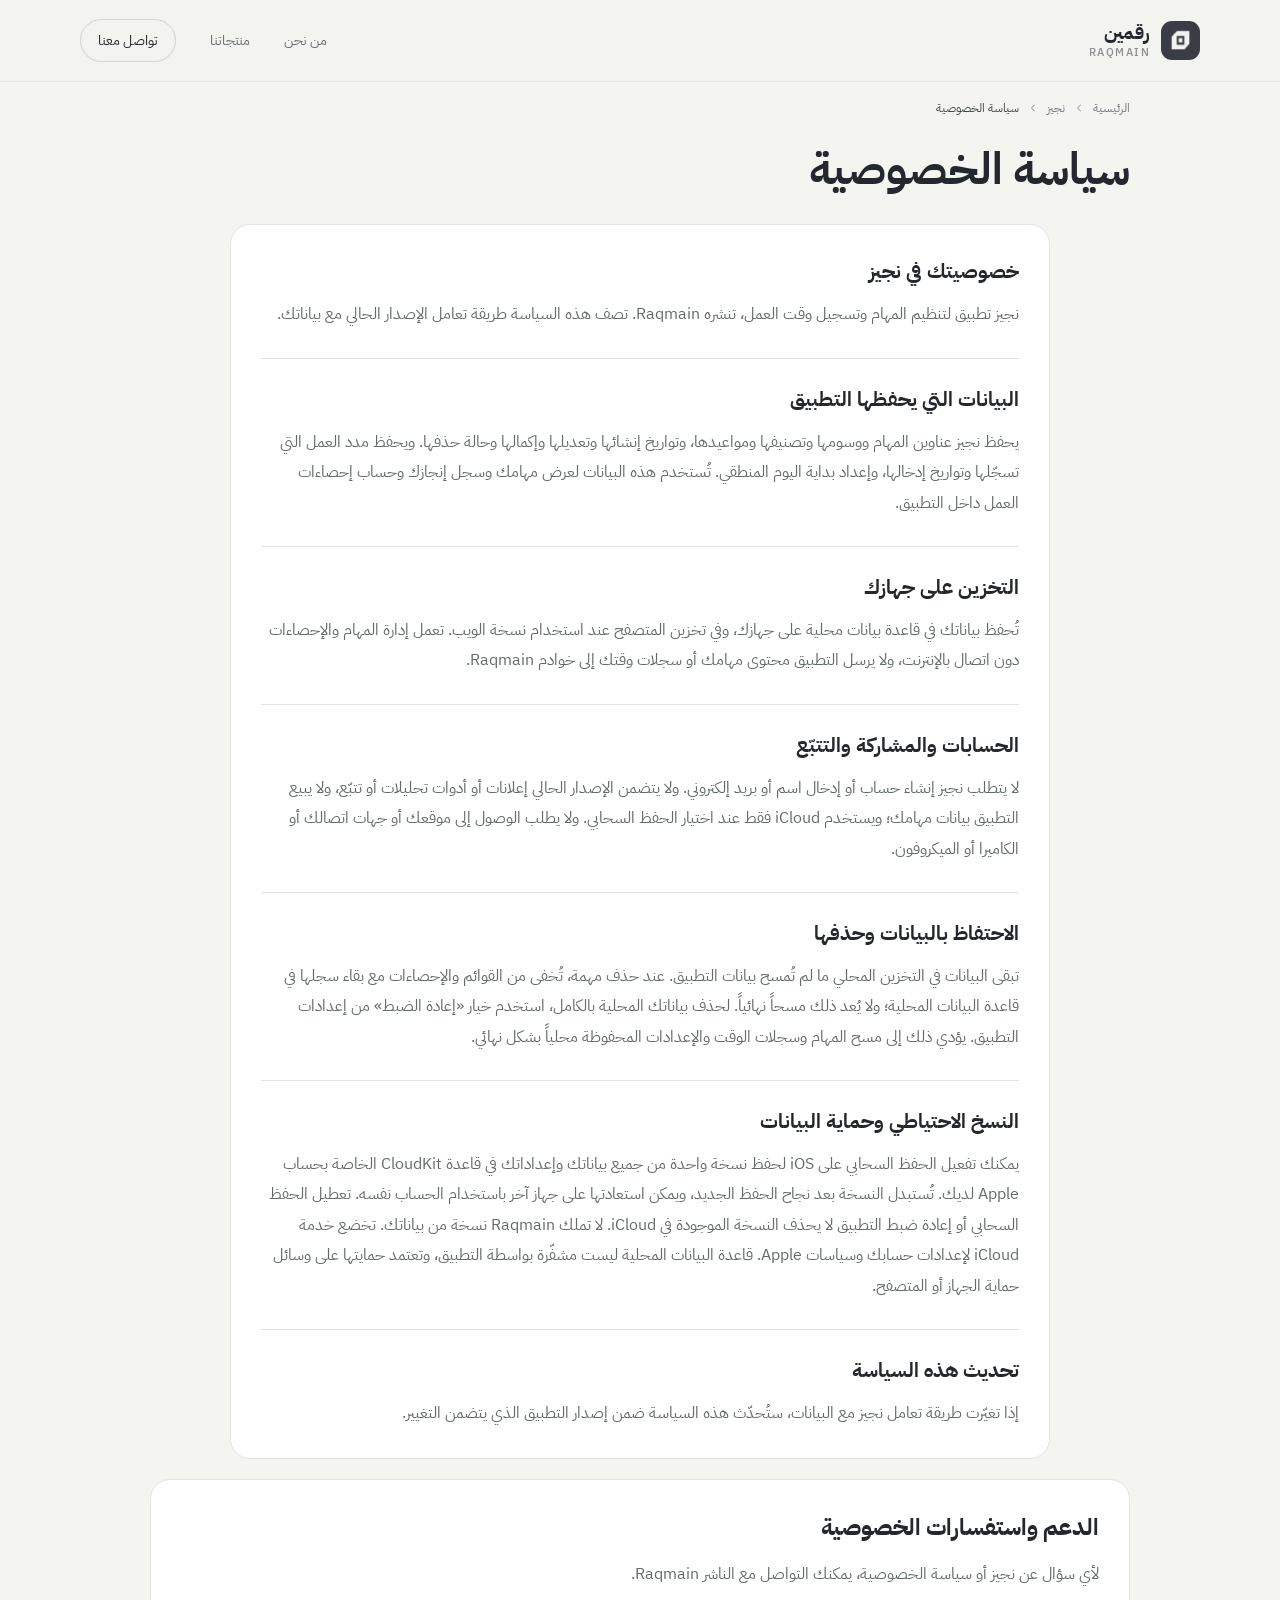
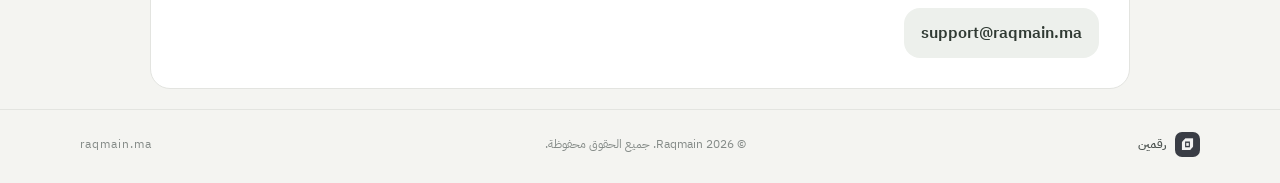
<file: najeez/privacy.html>
<!doctype html>
<html lang="ar" dir="rtl">
<head>
  <meta charset="utf-8">
  <meta name="viewport" content="width=device-width, initial-scale=1">
  <meta name="theme-color" content="#f4f4f1">
  <meta name="description" content="سياسة خصوصية تطبيق نجيز من رقمين، ومعلومات استخدام البيانات والتواصل.">
  <title>سياسة الخصوصية | رقمين</title>
  <link rel="icon" type="image/png" href="../assets/najeez-icon.png">
  <link rel="preconnect" href="https://fonts.googleapis.com">
  <link rel="preconnect" href="https://fonts.gstatic.com" crossorigin>
  <link href="https://fonts.googleapis.com/css2?family=IBM+Plex+Sans+Arabic:wght@400;500;600;700&display=swap" rel="stylesheet">
  <link rel="stylesheet" href="../assets/product-pages.css?v=20261103-2">
  <link rel="stylesheet" href="../assets/site-shell.css">
  <style>
    .breadcrumbs { display: flex; flex-wrap: wrap; align-items: center; gap: 8px; margin: 0; padding: 16px 0 0; color: #747a80; font-size: 12px; line-height: 1.7; }
    .breadcrumbs a { color: inherit; text-decoration: none; }
    .breadcrumbs a:hover { color: #24282e; text-decoration: underline; text-underline-offset: 4px; }
    .breadcrumbs [aria-current="page"] { color: #424b46; }
    .breadcrumbs svg { flex: 0 0 12px; color: #9ba29d; }
  </style>
</head>
<body>
  <header class="site-header">
    <div class="container header-inner">
      <a class="brand" href="../index.html#home" aria-label="رقمين، الصفحة الرئيسية">
        <img src="../assets/raqmain-icon.png" alt="">
        <span class="brand-copy"><span>رقمين</span><span class="brand-latin">RAQMAIN</span></span>
      </a>
      <nav class="nav" aria-label="التنقل الرئيسي">
        <a href="../index.html#about">من نحن</a>
        <a href="../index.html#products">منتجاتنا</a>
        <a class="nav-contact" href="../index.html#contact">تواصل معنا</a>
      </nav>
    </div>
  </header>
  <main class="container">
    <nav class="breadcrumbs" aria-label="مسار التنقل"><a href="../index.html">الرئيسية</a><svg width="12" height="12" viewBox="0 0 16 16" fill="none" stroke="currentColor" stroke-width="1.4" stroke-linecap="round" stroke-linejoin="round" aria-hidden="true"><path d="m10 4-4 4 4 4"/></svg><a href="index.html">نجيز</a><svg width="12" height="12" viewBox="0 0 16 16" fill="none" stroke="currentColor" stroke-width="1.4" stroke-linecap="round" stroke-linejoin="round" aria-hidden="true"><path d="m10 4-4 4 4 4"/></svg><span aria-current="page">سياسة الخصوصية</span></nav>
    <div class="policy-heading"><h1>سياسة الخصوصية</h1></div>
    <article class="panel policy"><section><h2>خصوصيتك في نجيز</h2><p>نجيز تطبيق لتنظيم المهام وتسجيل وقت العمل، تنشره Raqmain. تصف هذه السياسة طريقة تعامل الإصدار الحالي مع بياناتك.</p></section>
<section><h2>البيانات التي يحفظها التطبيق</h2><p>يحفظ نجيز عناوين المهام ووسومها وتصنيفها ومواعيدها، وتواريخ إنشائها وتعديلها وإكمالها وحالة حذفها. ويحفظ مدد العمل التي تسجّلها وتواريخ إدخالها، وإعداد بداية اليوم المنطقي. تُستخدم هذه البيانات لعرض مهامك وسجل إنجازك وحساب إحصاءات العمل داخل التطبيق.</p></section>
<section><h2>التخزين على جهازك</h2><p>تُحفظ بياناتك في قاعدة بيانات محلية على جهازك، وفي تخزين المتصفح عند استخدام نسخة الويب. تعمل إدارة المهام والإحصاءات دون اتصال بالإنترنت، ولا يرسل التطبيق محتوى مهامك أو سجلات وقتك إلى خوادم Raqmain.</p></section>
<section><h2>الحسابات والمشاركة والتتبّع</h2><p>لا يتطلب نجيز إنشاء حساب أو إدخال اسم أو بريد إلكتروني. ولا يتضمن الإصدار الحالي إعلانات أو أدوات تحليلات أو تتبّع، ولا يبيع التطبيق بيانات مهامك؛ ويستخدم iCloud فقط عند اختيار الحفظ السحابي. ولا يطلب الوصول إلى موقعك أو جهات اتصالك أو الكاميرا أو الميكروفون.</p></section>
<section><h2>الاحتفاظ بالبيانات وحذفها</h2><p>تبقى البيانات في التخزين المحلي ما لم تُمسح بيانات التطبيق. عند حذف مهمة، تُخفى من القوائم والإحصاءات مع بقاء سجلها في قاعدة البيانات المحلية؛ ولا يُعد ذلك مسحاً نهائياً. لحذف بياناتك المحلية بالكامل، استخدم خيار «إعادة الضبط» من إعدادات التطبيق. يؤدي ذلك إلى مسح المهام وسجلات الوقت والإعدادات المحفوظة محلياً بشكل نهائي.</p></section>
<section><h2>النسخ الاحتياطي وحماية البيانات</h2><p>يمكنك تفعيل الحفظ السحابي على iOS لحفظ نسخة واحدة من جميع بياناتك وإعداداتك في قاعدة CloudKit الخاصة بحساب Apple لديك. تُستبدل النسخة بعد نجاح الحفظ الجديد، ويمكن استعادتها على جهاز آخر باستخدام الحساب نفسه. تعطيل الحفظ السحابي أو إعادة ضبط التطبيق لا يحذف النسخة الموجودة في iCloud. لا تملك Raqmain نسخة من بياناتك. تخضع خدمة iCloud لإعدادات حسابك وسياسات Apple. قاعدة البيانات المحلية ليست مشفّرة بواسطة التطبيق، وتعتمد حمايتها على وسائل حماية الجهاز أو المتصفح.</p></section>
<section><h2>تحديث هذه السياسة</h2><p>إذا تغيّرت طريقة تعامل نجيز مع البيانات، ستُحدّث هذه السياسة ضمن إصدار التطبيق الذي يتضمن التغيير.</p></section></article>
    <section class="panel" aria-labelledby="contact-title"><h2 id="contact-title">الدعم واستفسارات الخصوصية</h2><p>لأي سؤال عن نجيز أو سياسة الخصوصية، يمكنك التواصل مع الناشر Raqmain.</p><a class="email-link" href="mailto:support@raqmain.ma"><bdi>support@raqmain.ma</bdi></a></section>
</main>
  <footer class="site-footer">
    <div class="container footer-inner">
      <div class="footer-brand"><img src="../assets/raqmain-icon.png" alt="">رقمين</div>
      <span>© <span id="year">2026</span> Raqmain. جميع الحقوق محفوظة.</span>
      <span class="footer-domain">raqmain.ma</span>
    </div>
  </footer>
  <script>document.getElementById('year').textContent = new Date().getFullYear();</script>
</body>
</html>
</file>
<file: assets/site-shell.css>
/* Shared header and footer; keep identical across all pages. */
.site-header, .site-footer { line-height: 1.85; overflow-wrap: normal; }
.site-header .container, .site-footer .container { width: min(1120px, calc(100% - 56px)); margin-inline: auto; }
    .site-header {
      height: 82px;
      display: flex;
      align-items: center;
      background: rgba(244,244,241,.94);
      border-bottom: 1px solid rgba(36,40,46,.06);
    }
    .header-inner { display: flex; align-items: center; justify-content: space-between; gap: 28px; }
    .brand { display: inline-flex; align-items: center; gap: 11px; font-size: 19px; font-weight: 700; }
    .brand img { width: 39px; height: 39px; display: block; border-radius: 11px; }
    .brand-latin { direction: ltr; color: #8a8e90; font-size: 11px; font-weight: 500; letter-spacing: 1.5px; margin-top: 1px; }
    .brand-copy { display: grid; line-height: 1.25; }
    .nav { display: flex; align-items: center; gap: 34px; color: #666d73; font-size: 14px; }
    .nav a { transition: color .2s ease; }
    .nav a:hover { color: var(--ink); }
    .nav .nav-contact { color: var(--ink); border: 1px solid #cfd2ce; border-radius: 999px; padding: 8px 17px; }

    .site-footer { border-top: 1px solid var(--line); padding: 22px 0 26px; color: #858b88; font-size: 12px; }
    .footer-inner { display: flex; align-items: center; justify-content: space-between; gap: 18px; }
    .footer-brand { display: inline-flex; align-items: center; gap: 9px; color: #4c5350; font-weight: 600; }
    .footer-brand img { width: 25px; height: 25px; border-radius: 7px; }
    .footer-domain { direction: ltr; letter-spacing: 1px; }


@media (max-width: 800px) {
  .site-header .container, .site-footer .container { width: min(100% - 40px, 1120px); }
}
@media (max-width: 560px) {
  .site-header .container, .site-footer .container { width: calc(100% - 32px); }
  .site-header { height: 70px; }
  .brand { font-size: 17px; }
  .brand img { width: 35px; height: 35px; }
  .nav { gap: 0; }
  .nav a:not(.nav-contact) { display: none; }
  .nav .nav-contact { padding: 7px 13px; font-size: 12px; }
  .footer-inner { flex-wrap: wrap; }
  .footer-inner > span:nth-child(2) { order: 3; width: 100%; }
}
</file>
<file: assets/product-pages.css>
:root { color-scheme: light; --bg: #f4f4f1; --ink: #24282e; --muted: #626b68; --line: #e3e4e0; }
* { box-sizing: border-box; }
html { scroll-behavior: smooth; scroll-padding-top: 24px; }
body { margin: 0; background: var(--bg); color: var(--ink); font-family: "IBM Plex Sans Arabic", system-ui, sans-serif; line-height: 1.9; overflow-wrap: anywhere; }
a { color: inherit; text-decoration: none; }
a:focus-visible { outline: 3px solid #497362; outline-offset: 5px; }
.container { width: min(980px, calc(100% - 48px)); margin-inline: auto; }
.app-intro { padding: 18px 0 0; }
.app-heading { display: flex; align-items: center; gap: 26px; }
.app-icon { display: block; flex: 0 0 auto; border-radius: 29px; box-shadow: 0 8px 24px #24282e18; }
.app-identity { min-width: 0; }
.app-identity h1 { margin-bottom: 2px; }
.app-subtitle { margin: 0 0 7px; font-size: 19px; }
.app-facts { display: grid; grid-template-columns: repeat(2, minmax(0, 1fr)); padding: 22px 0; margin: 30px 0 0; border-block: 1px solid var(--line); text-align: center; }
.app-facts div + div { border-inline-start: 1px solid var(--line); }
.app-facts dt { color: var(--muted); font-size: 12px; }
.app-facts dd { margin: 5px 8px 0; font-size: 15px; font-weight: 600; }
.overview { padding-block: 32px; }
.feature-grid { display: grid; grid-template-columns: repeat(3, minmax(0, 1fr)); gap: 16px; margin-top: 24px; }
.feature-card { min-width: 0; padding: 24px; border: 1px solid #dce1dc; border-radius: 20px; background: linear-gradient(145deg, #edf0ec, #e5eae4); }
.feature-number { display: inline-block; margin-bottom: 25px; font-size: 12px; color: #657269; }
.feature-card h3 { margin: 0 0 10px; font-size: 18px; }
.feature-card p { margin: 0; font-size: 14px; }
.support-grid { display: grid; grid-template-columns: 1.15fr 1fr; gap: 20px; }
h1 { margin: 0 0 14px; font-size: clamp(32px, 5vw, 44px); line-height: 1.5; }
h2 { margin: 0 0 12px; font-size: 23px; line-height: 1.6; }
p { margin: 0 0 18px; color: var(--muted); }
.intro-text { font-size: 17px; line-height: 2; }
.actions { display: flex; flex-wrap: wrap; gap: 12px; margin-top: 28px; }
.button { display: inline-flex; align-items: center; justify-content: center; min-height: 46px; padding: 10px 22px; border: 1px solid #292e35; border-radius: 999px; background: #292e35; color: white; font-size: 14px; font-weight: 600; }
.button:hover { background: #414852; }
.button.secondary { color: var(--ink); background: transparent; border-color: #c7d0c8; }
.button.secondary:hover { background: #e9ece8; }
.panel { min-width: 0; padding: 30px; margin-bottom: 20px; background: white; border: 1px solid var(--line); border-radius: 20px; }
.panel > :last-child { margin-bottom: 0; }
.email-link { display: inline-block; max-width: 100%; padding: 10px 17px; border-radius: 16px; background: #edf0ec; color: #303a33; font-weight: 600; }
.email-link:hover { background: #e1e7e1; }
.text-link, .policy a { color: #365b49; text-decoration: underline; text-underline-offset: 5px; }
.policy-heading { padding: 18px 0 22px; }
.policy-heading h1 { margin: 0; }
.policy-heading .updated { margin-top: 8px; }
.policy { max-width: 820px; margin-inline: auto; }
.updated { font-size: 13px; margin-bottom: 0; }
.policy section + section { margin-top: 28px; padding-top: 24px; border-top: 1px solid var(--line); }
.policy h2 { font-size: 20px; }
.policy section p { margin-bottom: 0; }
@media (max-width: 560px) {
  .container { width: calc(100% - 32px); }
  .app-intro { padding-top: 20px; }
  .app-heading { gap: 12px; align-items: center; }
  .app-icon { width: 92px; height: 92px; border-radius: 22px; }
  .app-subtitle { font-size: 15px; }
  .app-facts dd { font-size: 13px; }
  .panel { padding: 23px; }
  .intro-text { font-size: 15px; }
  .policy-heading { padding-top: 20px; }
}
@media (max-width: 760px) {
  .feature-grid, .support-grid { grid-template-columns: 1fr; }
  .feature-card { padding: 22px; }
  .feature-number { margin-bottom: 12px; }
  .support-grid { gap: 0; }
}
@media (prefers-reduced-motion: reduce) { html { scroll-behavior: auto; } }
</file>
